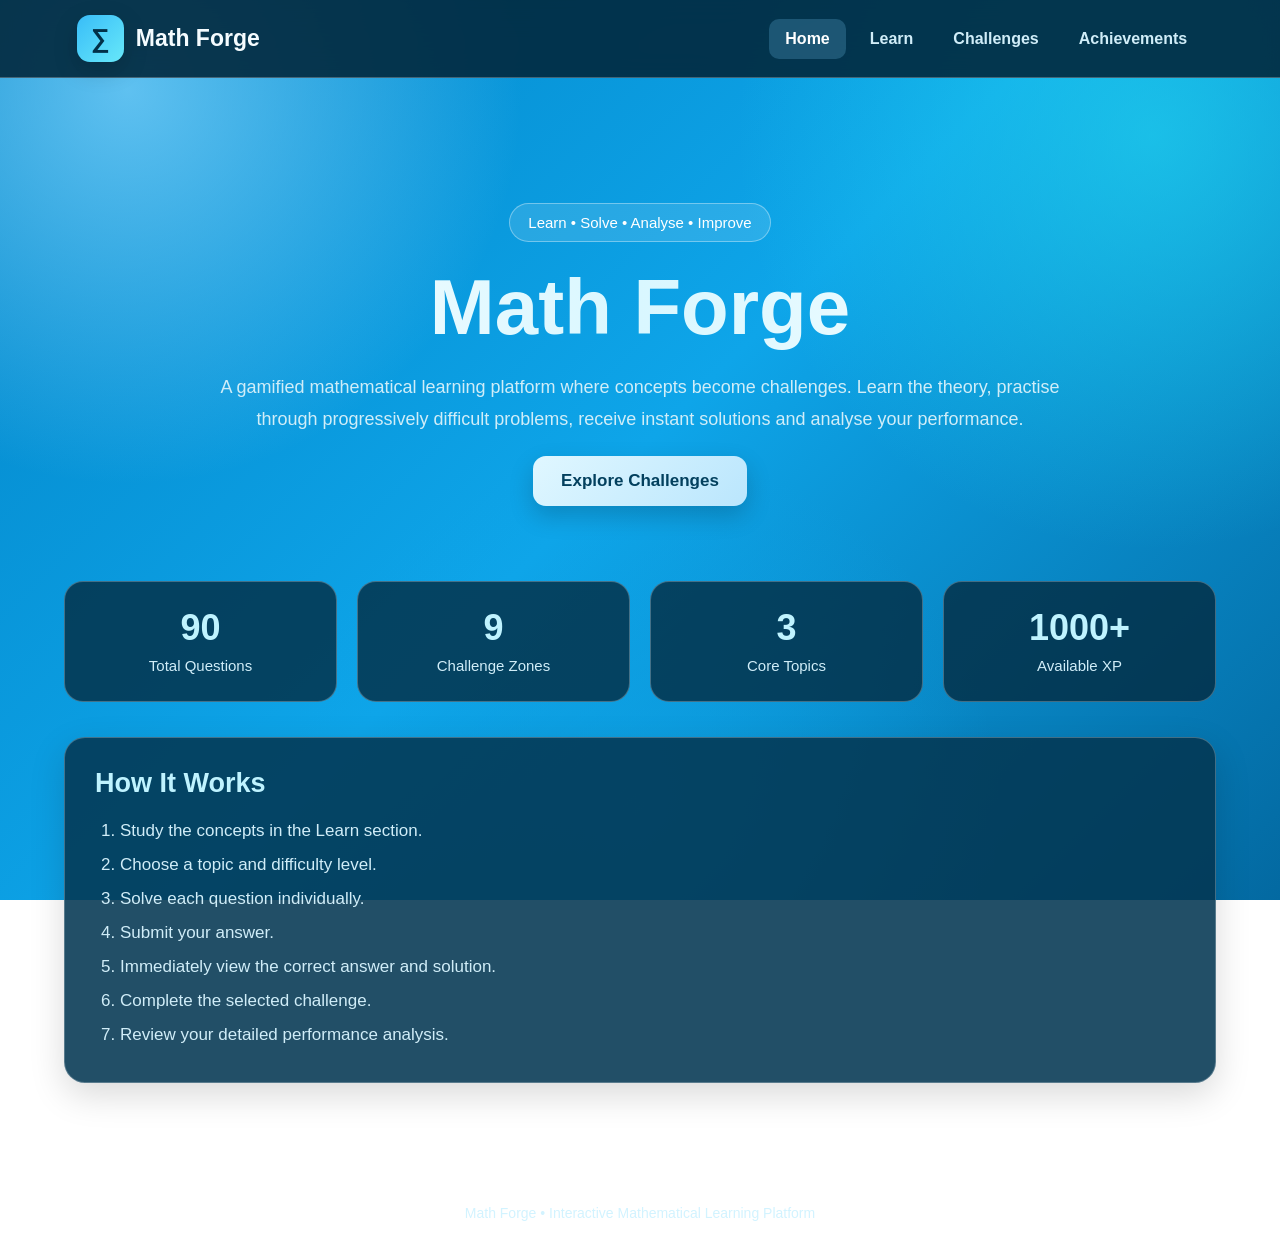
<file: index.html>
<!DOCTYPE html>
<html lang="en">
<head>
    <meta charset="UTF-8">
    <meta name="viewport" content="width=device-width, initial-scale=1.0">
    <title>Math Forge</title>
    <link rel="stylesheet" href="style.css">
</head>
<body>
    <nav class="navbar">
        <div class="logo">
            <div class="logoIcon">∑</div>
            <span>Math Forge</span>
        </div>
        <div class="navlinks">
            <button class="active" onclick="showSection('home',this)">Home</button>
            <button onclick="showSection('learn',this)">Learn</button>
            <button onclick="showSection('challenge',this)">Challenges</button>
            <button onclick="showSection('achievements',this)">Achievements</button>
        </div>
    </nav>

    <div class="container">
        <section id="home" class="section active">
            <div class="hero">
                <span class="tagline">Learn • Solve • Analyse • Improve</span>
                <h1>Math Forge</h1>
                <p>A gamified mathematical learning platform where concepts become challenges. Learn the theory, practise through progressively difficult problems, receive instant solutions and analyse your performance.</p>
                <br>
                <button class="primary" onclick="showSection('challenge',document.querySelectorAll('.navlinks button')[2])">Explore Challenges</button>
            </div>

            <div class="stats">
                <div class="stat"><strong>90</strong><span>Total Questions</span></div>
                <div class="stat"><strong>9</strong><span>Challenge Zones</span></div>
                <div class="stat"><strong>3</strong><span>Core Topics</span></div>
                <div class="stat"><strong>1000+</strong><span>Available XP</span></div>
            </div>

            <div class="card" style="margin-top:35px">
                <h2>How It Works</h2>
                <ol class="howList">
                    <li>Study the concepts in the Learn section.</li>
                    <li>Choose a topic and difficulty level.</li>
                    <li>Solve each question individually.</li>
                    <li>Submit your answer.</li>
                    <li>Immediately view the correct answer and solution.</li>
                    <li>Complete the selected challenge.</li>
                    <li>Review your detailed performance analysis.</li>
                </ol>
            </div>
        </section>

        <section id="learn" class="section">
            <div class="hero">
                <h2>Learn the Concepts</h2>
                <p>Build your mathematical foundation before entering the challenges.</p>
            </div>
            <div class="learnGrid">
                <div class="concept">
                    <h2>01. Permutations</h2>
                    <p>A permutation is an arrangement of objects where order matters.</p>
                    <h3>Factorial</h3>
                    <div class="formula">n! = n × (n−1) × ... × 1</div>
                    <h3>Formula</h3>
                    <div class="formula">nPr = n! / (n−r)!</div>
                    <h3>Example</h3>
                    <div class="formula">5P3 = 5 × 4 × 3 = 60</div>
                    <h3>Applications</h3>
                    <ul><li>Arrangement</li><li>Ranking</li><li>Passwords</li><li>Position assignment</li><li>Scheduling</li></ul>
                    <div class="formula">ORDER MATTERS → PERMUTATION</div>
                </div>

                <div class="concept">
                    <h2>02. Combinations</h2>
                    <p>A combination represents a selection in which order does not matter.</p>
                    <h3>Formula</h3>
                    <div class="formula">nCr = n! / [r!(n−r)!]</div>
                    <h3>Example</h3>
                    <div class="formula">8C3 = 8! / (3!5!) = 56</div>
                    <h3>Important Identity</h3>
                    <div class="formula">nCr = nC(n−r)</div>
                    <h3>Applications</h3>
                    <ul><li>Team selection</li><li>Subset selection</li><li>Probability</li><li>Feature selection</li><li>Test-case selection</li></ul>
                    <div class="formula">ORDER DOES NOT MATTER → COMBINATION</div>
                </div>

                <div class="concept">
                    <h2>03. Restricted Arrangements</h2>
                    <p>Advanced problems may require objects to stay together, remain separated or occupy specific positions.</p>
                    <h3>Block Method</h3>
                    <div class="formula">[AB], C, D, E</div>
                    <p>Treat A and B as a single block when they must stay together.</p>
                    <h3>Complement Method</h3>
                    <div class="formula">Required = Total − Unwanted</div>
                    <h3>Common Restrictions</h3>
                    <ul><li>Must be together</li><li>Cannot be together</li><li>No two adjacent</li><li>Fixed position</li><li>At least</li><li>At most</li></ul>
                </div>

                <div class="concept">
                    <h2>04. Recurrence Relations</h2>
                    <p>A recurrence relation defines a sequence using one or more previously calculated terms.</p>
                    <div class="formula">aₙ = f(aₙ₋₁, aₙ₋₂, ...)</div>
                    <h3>Example</h3>
                    <div class="formula">a₀ = 2<br>aₙ = aₙ₋₁ + 3</div>
                    <div class="formula">a₁ = 5<br>a₂ = 8<br>a₃ = 11<br>a₄ = 14</div>
                    <h3>Order</h3>
                    <p>The order depends on the furthest previous term required by the relation.</p>
                </div>

                <div class="concept">
                    <h2>05. Recurrence and Algorithms</h2>
                    <p>Recurrence relations describe recursive and divide-and-conquer algorithms.</p>
                    <h3>Example</h3>
                    <div class="formula">T(n) = 2T(n/2) + n</div>
                    <h3>Expansion</h3>
                    <div class="formula">T(n) = 2T(n/2)+n<br>= 4T(n/4)+2n<br>= 8T(n/8)+3n</div>
                    <p>The total complexity is O(n log n) for this recurrence.</p>
                    <h3>Applications</h3>
                    <ul><li>Merge Sort</li><li>Binary Search</li><li>Recursive algorithms</li><li>Complexity analysis</li><li>Dynamic programming</li></ul>
                </div>

                <div class="concept">
                    <h2>06. Problem-Solving Strategy</h2>
                    <h3>Step 1 — Understand</h3>
                    <p>Identify exactly what the problem asks.</p>
                    <h3>Step 2 — Identify the structure</h3>
                    <p>Determine whether it involves arrangement, selection, restrictions or previous terms.</p>
                    <h3>Step 3 — Select the method</h3>
                    <div class="formula">Arrangement → Permutation<br>Selection → Combination<br>Previous terms → Recurrence</div>
                    <h3>Step 4 — Calculate</h3>
                    <p>Substitute values carefully and simplify.</p>
                    <h3>Step 5 — Verify</h3>
                    <p>Check restrictions and make sure cases are not counted twice.</p>
                </div>
            </div>
        </section>

        <section id="challenge" class="section">
            <div class="challengeIntro">
                <h2>Challenges</h2>
                <p>Choose a topic and difficulty level. Each challenge contains 10 questions.</p>
            </div>

            <div class="challengeGroups">
                <div class="topicGroup">
                    <h3>Permutations</h3>
                    <button class="challengeButton" onclick="startChallenge('permEasy')"><strong>Easy</strong><span>Fundamentals and direct applications</span></button>
                    <button class="challengeButton" onclick="startChallenge('permModerate')"><strong>Moderate</strong><span>Restrictions and combined arrangements</span></button>
                    <button class="challengeButton" onclick="startChallenge('permHard')"><strong>Difficult</strong><span>Multi-step and advanced arrangements</span></button>
                </div>

                <div class="topicGroup">
                    <h3>Combinations</h3>
                    <button class="challengeButton" onclick="startChallenge('combEasy')"><strong>Easy</strong><span>Basic selection problems</span></button>
                    <button class="challengeButton" onclick="startChallenge('combModerate')"><strong>Moderate</strong><span>Conditional selections</span></button>
                    <button class="challengeButton" onclick="startChallenge('combHard')"><strong>Difficult</strong><span>Restrictions and case analysis</span></button>
                </div>

                <div class="topicGroup">
                    <h3>Recurrence Relations</h3>
                    <button class="challengeButton" onclick="startChallenge('recEasy')"><strong>Easy</strong><span>Sequence calculation and basics</span></button>
                    <button class="challengeButton" onclick="startChallenge('recModerate')"><strong>Moderate</strong><span>Recurrence expansion and patterns</span></button>
                    <button class="challengeButton" onclick="startChallenge('recHard')"><strong>Difficult</strong><span>Algorithmic recurrence analysis</span></button>
                </div>
            </div>

            <div id="challengeArea" class="challengeArea">
                <div id="challengeTitle" class="challengeTitle"></div>
                <div class="testHeader">
                    <div>
                        <div class="testStats">
                            <div class="testStat">Score: <strong id="score">0</strong></div>
                            <div class="testStat">Submitted: <strong id="submitted">0/10</strong></div>
                            <div class="testStat">XP: <strong id="xp">0</strong></div>
                        </div>
                        <div class="progressOuter"><div class="progressInner" id="progress"></div></div>
                    </div>
                </div>
                <div id="questionsContainer"></div>
                <div class="finishArea" id="finishArea">
                    <h2>Complete the Challenge</h2>
                    <p>Submit every question to unlock your detailed analysis.</p>
                    <button class="primary" id="analysisBtn" onclick="showAnalysis()" disabled>View Detailed Analysis</button>
                </div>
                <div class="analysis" id="analysis"></div>
            </div>
        </section>

        <section id="achievements" class="section">
            <div class="hero">
                <h2>Achievements</h2>
                <p>Complete challenges and unlock achievements based on your performance.</p>
            </div>
            <div class="achievements">
                <div class="badge" id="badgeFirst"><div class="badgeIcon">🚀</div><h3>First Step</h3><p>Submit your first answer.</p></div>
                <div class="badge" id="badgeFive"><div class="badgeIcon">⚡</div><h3>Momentum</h3><p>Solve five questions correctly.</p></div>
                <div class="badge" id="badgeAll"><div class="badgeIcon">🏆</div><h3>Challenge Complete</h3><p>Complete a challenge.</p></div>
                <div class="badge" id="badgeHard"><div class="badgeIcon">🔥</div><h3>Difficult Mode</h3><p>Solve three difficult questions correctly.</p></div>
                <div class="badge" id="badge80"><div class="badgeIcon">💎</div><h3>Mathematical Elite</h3><p>Achieve at least 80% accuracy.</p></div>
                <div class="badge" id="badgePerfect"><div class="badgeIcon">👑</div><h3>Perfect Score</h3><p>Score 100% in a challenge.</p></div>
            </div>
        </section>
    </div>

    <footer>Math Forge • Interactive Mathematical Learning Platform</footer>
    <script src="script.js"></script>
</body>
</html>
</file>
<file: style.css>
:root {
    --blue:#0284c7;
    --blue2:#0ea5e9;
    --blue3:#38bdf8;
    --blue4:#7dd3fc;
    --bright:#e0f7ff;
    --dark:#03283d;
    --dark2:#064b6b;
    --panel:rgba(4,55,82,.88);
    --white:#fff;
    --text:#f5fcff;
    --muted:#d0edf8;
    --green:#22c55e;
    --yellow:#facc15;
    --red:#fb7185;
    --border:rgba(255,255,255,.25);
}

* { box-sizing:border-box; margin:0; padding:0; }
html { scroll-behavior:smooth; }

body {
    font-family:Arial,Helvetica,sans-serif;
    color:var(--text);
    min-height:100vh;
    background:
        radial-gradient(circle at 10% 10%,rgba(125,211,252,.75),transparent 28%),
        radial-gradient(circle at 90% 15%,rgba(34,211,238,.65),transparent 30%),
        radial-gradient(circle at 50% 90%,rgba(14,165,233,.7),transparent 35%),
        linear-gradient(135deg,#0284c7,#0ea5e9,#0369a1);
    background-attachment:fixed;
    font-size:17px;
}

button { font-family:inherit; }

.navbar {
    position:sticky;
    top:0;
    z-index:1000;
    display:flex;
    justify-content:space-between;
    align-items:center;
    padding:15px 6%;
    background:rgba(2,40,61,.90);
    backdrop-filter:blur(15px);
    border-bottom:1px solid var(--border);
}

.logo { display:flex; align-items:center; gap:12px; font-weight:bold; font-size:23px; }

.logoIcon {
    width:47px;
    height:47px;
    display:flex;
    justify-content:center;
    align-items:center;
    border-radius:13px;
    background:linear-gradient(135deg,var(--blue3),#67e8f9);
    color:#023047;
    font-size:26px;
    box-shadow:0 8px 25px rgba(0,0,0,.18);
}

.navlinks { display:flex; gap:8px; }

.navlinks button {
    border:none;
    background:transparent;
    color:var(--muted);
    padding:11px 16px;
    border-radius:10px;
    cursor:pointer;
    font-size:16px;
    font-weight:bold;
    transition:.2s;
}

.navlinks button:hover,.navlinks button.active {
    background:rgba(125,211,252,.22);
    color:white;
}

.container { width:90%; max-width:1250px; margin:auto; }

.section { display:none; padding:55px 0 90px; }
.section.active { display:block; }

.hero { text-align:center; padding:50px 20px 40px; }

.hero h1 {
    font-size:clamp(48px,7vw,78px);
    margin-bottom:18px;
    background:linear-gradient(90deg,#fff,#d9f7ff,#fff);
    -webkit-background-clip:text;
    color:transparent;
}

.hero h2 { font-size:38px; margin-bottom:18px; }

.hero p {
    max-width:850px;
    margin:auto;
    color:var(--muted);
    line-height:1.8;
    font-size:18px;
}

.tagline {
    display:inline-block;
    margin:20px 0;
    padding:10px 18px;
    border:1px solid rgba(255,255,255,.35);
    border-radius:50px;
    background:rgba(255,255,255,.12);
    color:white;
    font-size:15px;
}

.primary {
    border:none;
    padding:15px 28px;
    border-radius:13px;
    background:linear-gradient(135deg,#e0f7ff,#bae6fd);
    color:#03405e;
    font-weight:bold;
    font-size:17px;
    cursor:pointer;
    box-shadow:0 10px 25px rgba(0,0,0,.18);
    transition:.2s;
}

.primary:hover {
    transform:translateY(-3px);
    box-shadow:0 15px 30px rgba(0,0,0,.25);
}

.primary:disabled { opacity:.45; cursor:not-allowed; transform:none; }

.secondary {
    border:1px solid rgba(255,255,255,.35);
    padding:13px 22px;
    border-radius:12px;
    background:rgba(255,255,255,.10);
    color:white;
    font-weight:bold;
    cursor:pointer;
    font-size:16px;
}

.stats {
    display:grid;
    grid-template-columns:repeat(4,1fr);
    gap:20px;
    margin-top:35px;
}

.stat {
    padding:25px;
    text-align:center;
    background:rgba(3,40,61,.78);
    border:1px solid var(--border);
    border-radius:19px;
}

.stat strong { display:block; font-size:36px; color:#bff3ff; margin-bottom:7px; }
.stat span { color:var(--muted); font-size:15px; }

.card {
    padding:30px;
    background:var(--panel);
    border:1px solid var(--border);
    border-radius:21px;
    box-shadow:0 12px 35px rgba(0,0,0,.15);
}

.card h2 { color:#bff3ff; margin-bottom:15px; font-size:27px; }

.howList { padding-left:25px; color:var(--muted); line-height:2; }

.learnGrid {
    display:grid;
    grid-template-columns:repeat(2,1fr);
    gap:25px;
    margin-top:30px;
}

.concept {
    padding:30px;
    background:rgba(3,40,61,.87);
    border:1px solid var(--border);
    border-radius:21px;
    box-shadow:0 12px 30px rgba(0,0,0,.15);
}

.concept h2 { color:#bff3ff; margin-bottom:20px; font-size:27px; }
.concept h3 { color:#67e8f9; margin-top:23px; margin-bottom:10px; font-size:20px; }

.concept p,.concept li {
    color:var(--muted);
    line-height:1.8;
    font-size:16px;
}

.concept ul,.concept ol { margin:10px 0 0 22px; }

.formula {
    margin:16px 0;
    padding:17px;
    text-align:center;
    border-radius:11px;
    background:rgba(1,35,53,.9);
    border:1px solid rgba(125,211,252,.28);
    color:#e0f7ff;
    font-family:"Courier New",monospace;
    font-size:16px;
    line-height:1.8;
}

.challengeIntro { text-align:center; margin-bottom:35px; }
.challengeIntro h2 { font-size:38px; margin-bottom:12px; }
.challengeIntro p { color:var(--muted); line-height:1.7; }

.challengeGroups {
    display:grid;
    grid-template-columns:repeat(3,1fr);
    gap:24px;
}

.topicGroup {
    padding:25px;
    background:rgba(3,40,61,.87);
    border:1px solid var(--border);
    border-radius:20px;
}

.topicGroup h3 { text-align:center; color:#bff3ff; font-size:24px; margin-bottom:18px; }

.challengeButton {
    width:100%;
    padding:18px;
    margin-bottom:12px;
    border:1px solid rgba(255,255,255,.22);
    border-radius:13px;
    background:rgba(255,255,255,.07);
    color:white;
    text-align:left;
    cursor:pointer;
    transition:.2s;
}

.challengeButton:hover {
    transform:translateY(-2px);
    background:rgba(125,211,252,.17);
    border-color:var(--blue4);
}

.challengeButton strong { display:block; font-size:18px; margin-bottom:5px; }
.challengeButton span { color:var(--muted); font-size:14px; }

.challengeArea { display:none; margin-top:40px; }
.challengeArea.show { display:block; }

.challengeTitle {
    padding:27px;
    margin-bottom:25px;
    background:rgba(3,40,61,.90);
    border:1px solid var(--border);
    border-radius:20px;
    text-align:center;
}

.challengeTitle h2 { font-size:31px; color:#dff9ff; margin-bottom:10px; }
.challengeTitle p { color:var(--muted); font-size:16px; }

.testHeader {
    display:flex;
    justify-content:space-between;
    align-items:center;
    gap:20px;
    padding:22px;
    background:rgba(3,40,61,.90);
    border:1px solid var(--border);
    border-radius:18px;
    margin-bottom:25px;
}

.testStats { display:flex; gap:25px; flex-wrap:wrap; }
.testStat { color:var(--muted); font-size:15px; }
.testStat strong { color:#bff3ff; font-size:22px; }

.progressOuter {
    height:10px;
    width:100%;
    background:#012538;
    border-radius:20px;
    overflow:hidden;
    margin-top:14px;
}

.progressInner {
    height:100%;
    width:0%;
    background:linear-gradient(90deg,#7dd3fc,#22d3ee);
    transition:.4s;
}

.questionCard {
    background:rgba(3,40,61,.90);
    border:1px solid var(--border);
    border-radius:21px;
    padding:30px;
    margin-bottom:25px;
}

.questionTop {
    display:flex;
    justify-content:space-between;
    align-items:center;
    gap:15px;
    margin-bottom:17px;
}

.questionNumber { font-size:16px; color:var(--muted); }

.difficulty { padding:7px 13px; border-radius:20px; font-size:14px; font-weight:bold; }
.easy { background:rgba(34,197,94,.17); color:#86efac; }
.moderate { background:rgba(250,204,21,.17); color:#fde047; }
.difficult { background:rgba(251,113,133,.17); color:#fda4af; }

.topic {
    display:inline-block;
    padding:7px 11px;
    border-radius:8px;
    background:rgba(56,189,248,.15);
    color:#bff3ff;
    font-size:14px;
    margin-bottom:13px;
}

.questionText { font-size:20px; line-height:1.7; margin-bottom:22px; }
.options { display:grid; gap:12px; }

.option {
    padding:16px;
    border:1px solid rgba(255,255,255,.22);
    border-radius:13px;
    cursor:pointer;
    background:rgba(1,35,53,.65);
    transition:.2s;
    font-size:17px;
}

.option:hover { border-color:#7dd3fc; background:rgba(56,189,248,.13); }
.option.selected { border-color:#7dd3fc; background:rgba(56,189,248,.20); }
.option input { display:none; }

.submitQuestion {
    margin-top:22px;
    padding:13px 22px;
    border:none;
    border-radius:11px;
    background:linear-gradient(135deg,#7dd3fc,#22d3ee);
    color:#023047;
    font-weight:bold;
    font-size:16px;
    cursor:pointer;
}

.submitQuestion:disabled { opacity:.45; cursor:not-allowed; }

.answerBox {
    display:none;
    margin-top:22px;
    padding:22px;
    border-radius:15px;
    background:rgba(1,35,53,.9);
    border:1px solid rgba(125,211,252,.25);
}

.answerBox.show { display:block; }
.correct { color:#86efac; }
.incorrect { color:#fda4af; }
.answerTitle { font-size:20px; font-weight:bold; margin-bottom:12px; }
.solution { margin-top:17px; padding-top:17px; border-top:1px solid var(--border); }
.solution h4 { color:#67e8f9; margin-bottom:12px; font-size:18px; }
.solution p,.solution li { color:var(--muted); line-height:1.8; font-size:16px; }
.solution ol { padding-left:23px; }

.finishArea {
    text-align:center;
    padding:30px;
    margin-top:25px;
    background:rgba(3,40,61,.90);
    border:1px solid var(--border);
    border-radius:20px;
}

.finishArea p { color:var(--muted); margin:10px 0 20px; }

.analysis { display:none; margin-top:30px; }
.analysis.show { display:block; }

.analysisHero {
    text-align:center;
    padding:35px;
    background:rgba(3,40,61,.93);
    border:1px solid var(--border);
    border-radius:21px;
    margin-bottom:25px;
}

.bigScore { font-size:72px; font-weight:bold; color:#bff3ff; margin:10px 0; }

.analysisGrid {
    display:grid;
    grid-template-columns:repeat(3,1fr);
    gap:20px;
    margin-bottom:25px;
}

.analysisCard {
    padding:25px;
    background:rgba(3,40,61,.90);
    border:1px solid var(--border);
    border-radius:18px;
}

.analysisCard h3 { color:#bff3ff; margin-bottom:13px; font-size:20px; }
.analysisCard h2 { color:#bff3ff; margin-bottom:20px; }
.analysisCard p { color:var(--muted); line-height:1.7; font-size:16px; }
.metric { font-size:29px; font-weight:bold; color:#67e8f9; margin-bottom:8px; }

.barRow { margin:17px 0; }
.barLabel { display:flex; justify-content:space-between; font-size:15px; margin-bottom:7px; color:var(--muted); }
.bar { height:10px; background:#012538; border-radius:20px; overflow:hidden; }
.barFill { height:100%; background:linear-gradient(90deg,#7dd3fc,#22d3ee); }

.recommendation {
    padding:16px;
    margin-top:11px;
    border-left:4px solid #38bdf8;
    background:rgba(56,189,248,.09);
    color:var(--muted);
    line-height:1.7;
    font-size:15px;
}

.achievements {
    display:grid;
    grid-template-columns:repeat(3,1fr);
    gap:20px;
    margin-top:30px;
}

.badge {
    padding:28px;
    text-align:center;
    background:rgba(3,40,61,.88);
    border:1px solid var(--border);
    border-radius:19px;
    opacity:.42;
}

.badge.unlocked { opacity:1; box-shadow:0 10px 30px rgba(34,211,238,.20); }
.badgeIcon { font-size:42px; margin-bottom:12px; }
.badge h3 { color:#bff3ff; margin-bottom:8px; }
.badge p { color:var(--muted); font-size:14px; line-height:1.6; }

footer { text-align:center; padding:32px; color:#d2f3ff; font-size:14px; }

.hidden { display:none; }

@media(max-width:900px) {
    .stats,.analysisGrid,.achievements,.challengeGroups { grid-template-columns:repeat(2,1fr); }
    .learnGrid { grid-template-columns:1fr; }
}

@media(max-width:600px) {
    body { font-size:16px; }
    .stats,.analysisGrid,.achievements,.challengeGroups { grid-template-columns:1fr; }
    .navbar { flex-direction:column; gap:12px; }
    .navlinks { flex-wrap:wrap; justify-content:center; }
    .hero h1 { font-size:48px; }
    .hero h2 { font-size:30px; }
    .questionText { font-size:18px; }
}
</file>
